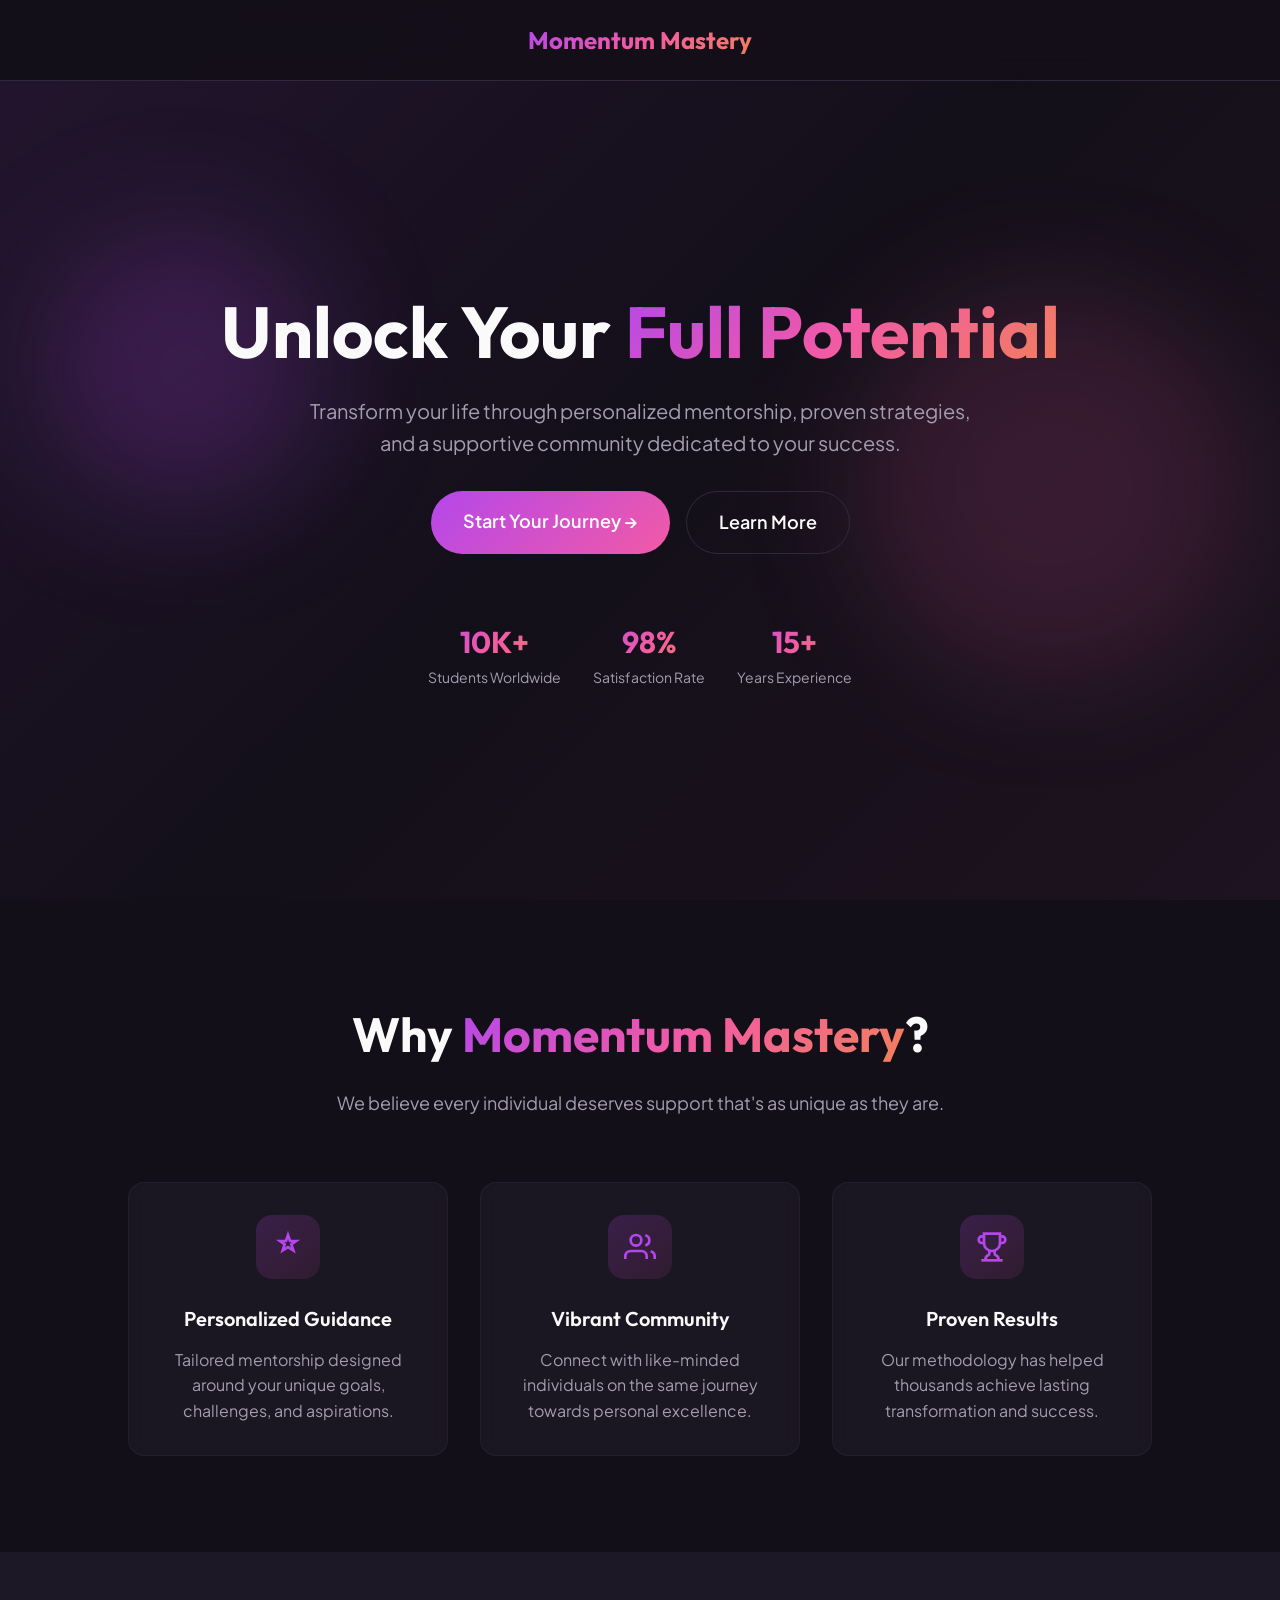
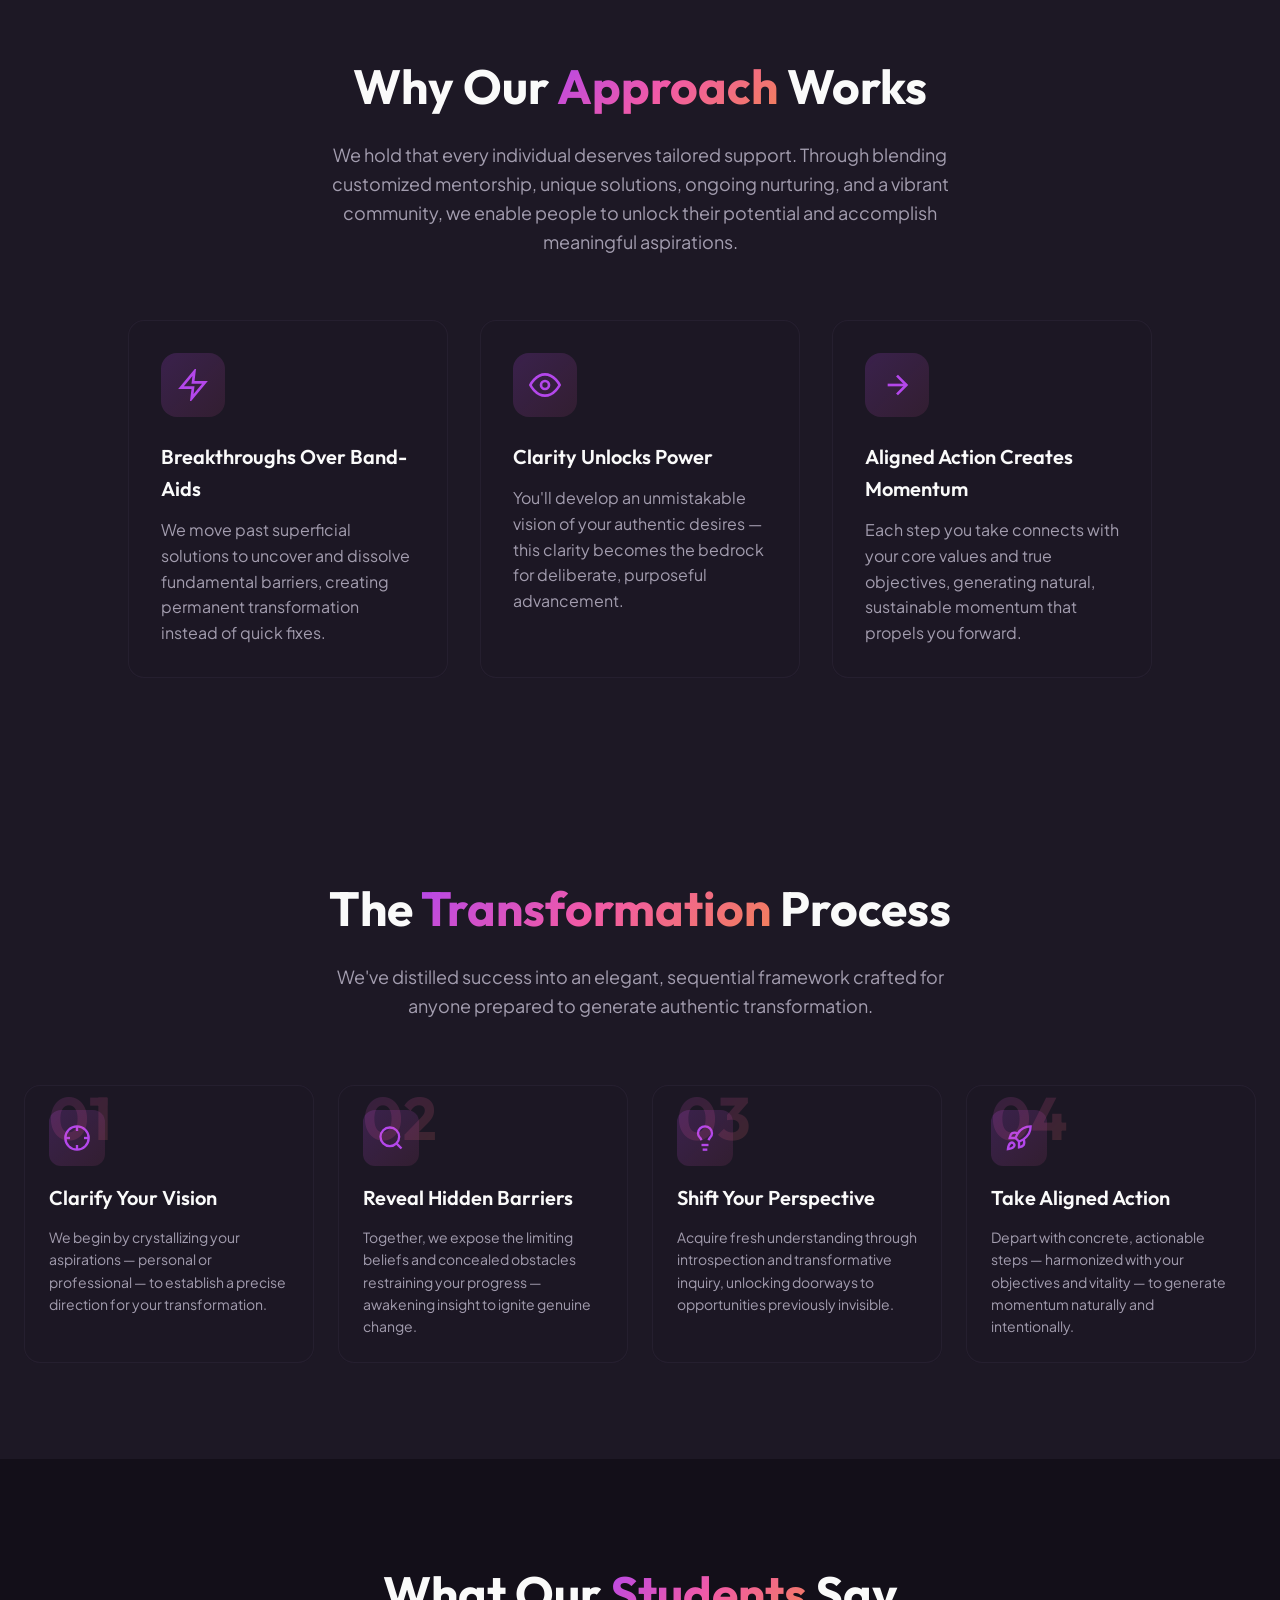
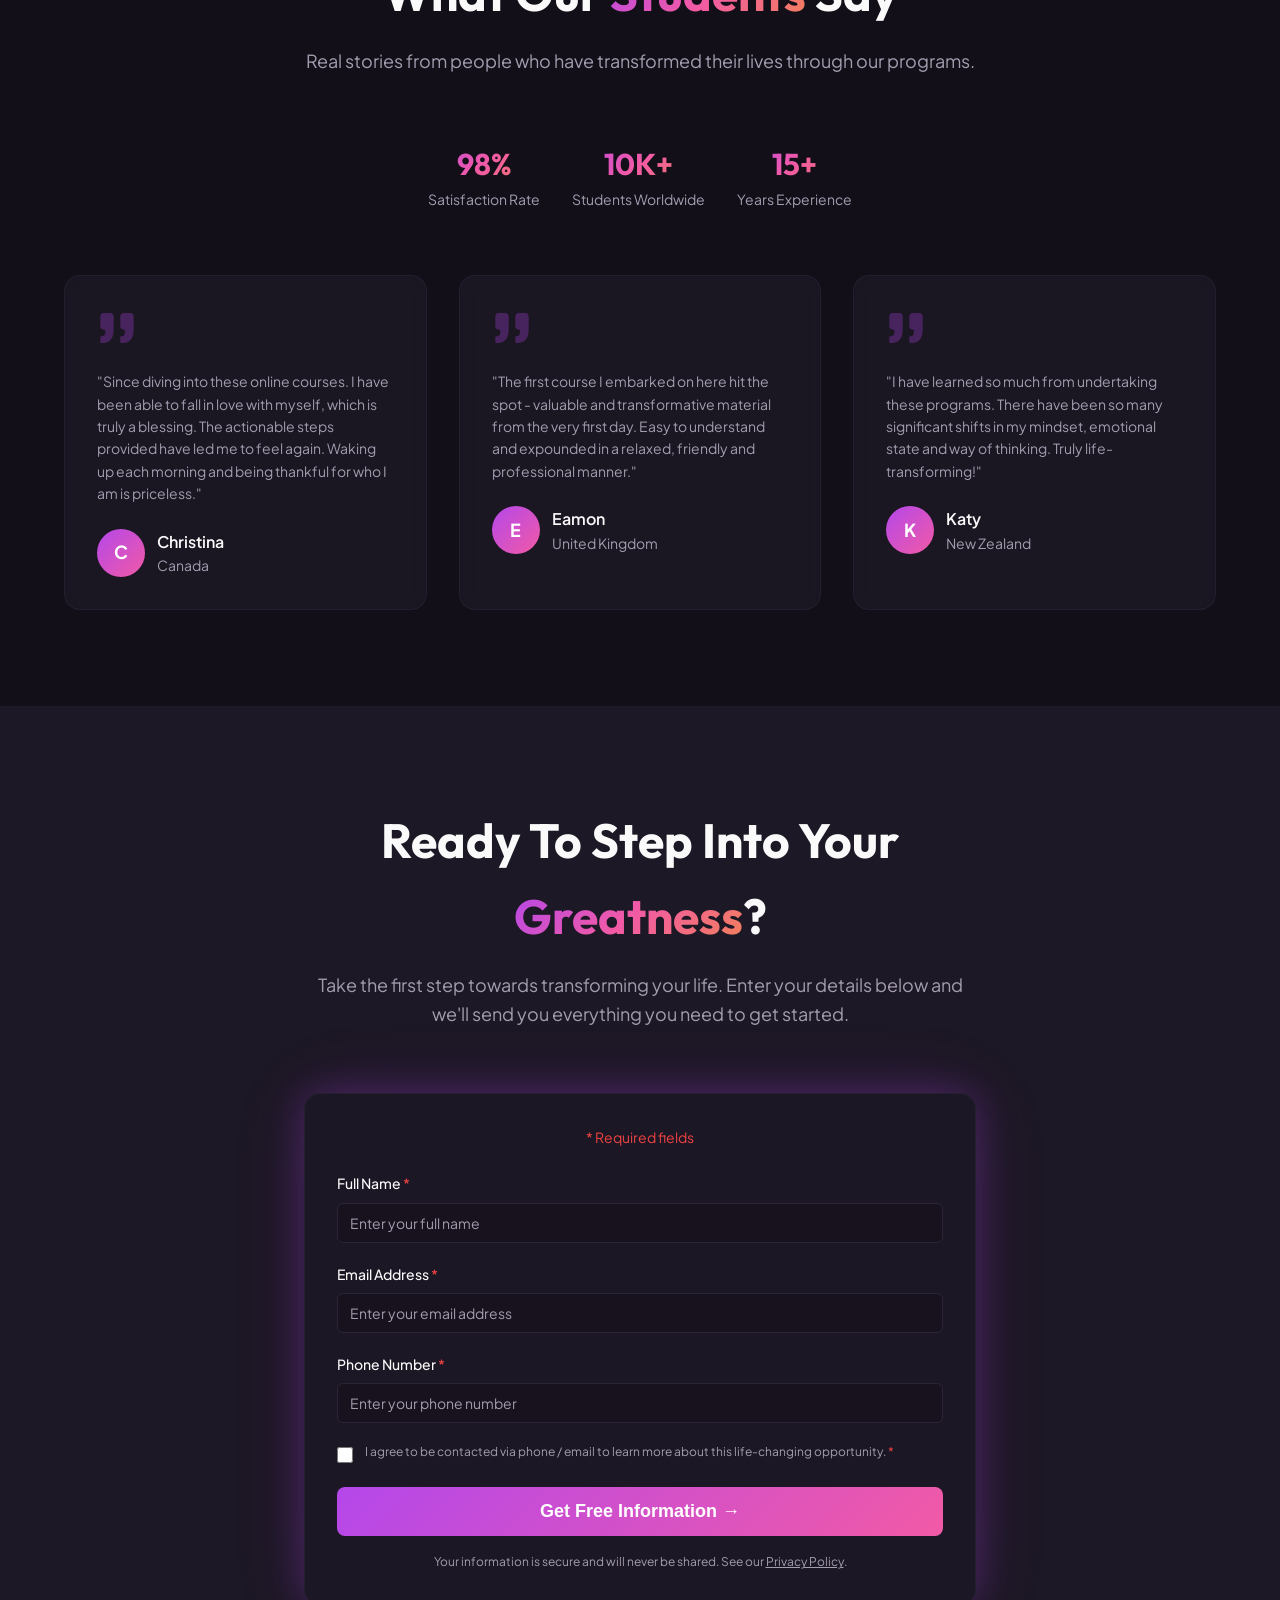
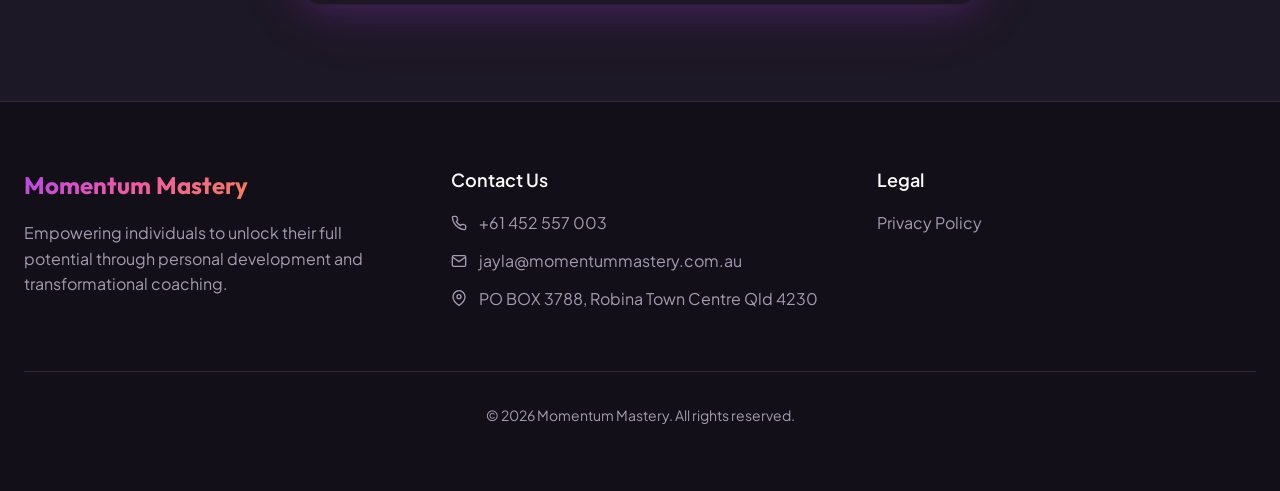
<file: index.html>
<!DOCTYPE html>
<html lang="en">
<head>
  <meta charset="UTF-8">
  <meta name="viewport" content="width=device-width, initial-scale=1.0">
  <title>Momentum Mastery - Unlock Your Full Potential</title>
  <link rel="stylesheet" href="styles.css">
</head>
<body>

  <!-- Header -->
  <nav class="brand-header">
    <div class="inner">
      <a href="index.html" class="brand-name gradient-text">Momentum Mastery</a>
    </div>
  </nav>

  <!-- Hero -->
  <section class="brand-hero">
    <div class="bg-gradient"></div>
    <div class="deco1"></div>
    <div class="deco2"></div>
    <div class="brand-hero-content">
      <h1 class="font-display">Unlock Your <span class="gradient-text">Full Potential</span></h1>
      <p>Transform your life through personalized mentorship, proven strategies, and a supportive community dedicated to your success.</p>
      <div class="brand-hero-btns">
        <a href="#lead-form" class="btn-gradient btn-pill">Start Your Journey &rarr;</a>
        <a href="#why-it-works" class="btn-outline">Learn More</a>
      </div>
      <div class="trust-indicators">
        <div class="stat"><div class="number gradient-text">10K+</div><div class="label">Students Worldwide</div></div>
        <div class="stat"><div class="number gradient-text">98%</div><div class="label">Satisfaction Rate</div></div>
        <div class="stat"><div class="number gradient-text">15+</div><div class="label">Years Experience</div></div>
      </div>
    </div>
  </section>

  <!-- Value Props -->
  <section class="brand-section">
    <div class="container">
      <div class="section-header">
        <h2 class="font-display">Why <span class="gradient-text">Momentum Mastery</span>?</h2>
        <p>We believe every individual deserves support that's as unique as they are.</p>
      </div>
      <div class="brand-grid-3">
        <div class="glass-card brand-card">
          <div class="brand-card-icon">
            <svg viewBox="0 0 24 24"><path d="M12 3l1.5 4.5H18l-3.5 2.5 1.5 4.5L12 12l-4 2.5 1.5-4.5L6 7.5h4.5z"/></svg>
          </div>
          <h3>Personalized Guidance</h3>
          <p>Tailored mentorship designed around your unique goals, challenges, and aspirations.</p>
        </div>
        <div class="glass-card brand-card">
          <div class="brand-card-icon">
            <svg viewBox="0 0 24 24"><path d="M17 21v-2a4 4 0 0 0-4-4H5a4 4 0 0 0-4 4v2"/><circle cx="9" cy="7" r="4"/><path d="M23 21v-2a4 4 0 0 0-3-3.87"/><path d="M16 3.13a4 4 0 0 1 0 7.75"/></svg>
          </div>
          <h3>Vibrant Community</h3>
          <p>Connect with like-minded individuals on the same journey towards personal excellence.</p>
        </div>
        <div class="glass-card brand-card">
          <div class="brand-card-icon">
            <svg viewBox="0 0 24 24"><path d="M6 9H4.5a2.5 2.5 0 0 1 0-5H6"/><path d="M18 9h1.5a2.5 2.5 0 0 0 0-5H18"/><path d="M4 22h16"/><path d="M10 14.66V17c0 .55-.47.98-.97 1.21C7.85 18.75 7 20.24 7 22"/><path d="M14 14.66V17c0 .55.47.98.97 1.21C16.15 18.75 17 20.24 17 22"/><path d="M18 2H6v7a6 6 0 0 0 12 0V2Z"/></svg>
          </div>
          <h3>Proven Results</h3>
          <p>Our methodology has helped thousands achieve lasting transformation and success.</p>
        </div>
      </div>
    </div>
  </section>

  <!-- Why It Works -->
  <section id="why-it-works" class="brand-section bg-card">
    <div class="container">
      <div class="section-header">
        <h2 class="font-display">Why Our <span class="gradient-text">Approach</span> Works</h2>
        <p>We hold that every individual deserves tailored support. Through blending customized mentorship, unique solutions, ongoing nurturing, and a vibrant community, we enable people to unlock their potential and accomplish meaningful aspirations.</p>
      </div>
      <div class="brand-grid-3">
        <div class="glass-card brand-card" style="text-align:left;">
          <div class="brand-card-icon" style="margin:0 0 1.5rem;">
            <svg viewBox="0 0 24 24"><polygon points="13 2 3 14 12 14 11 22 21 10 12 10 13 2"/></svg>
          </div>
          <h3>Breakthroughs Over Band-Aids</h3>
          <p>We move past superficial solutions to uncover and dissolve fundamental barriers, creating permanent transformation instead of quick fixes.</p>
        </div>
        <div class="glass-card brand-card" style="text-align:left;">
          <div class="brand-card-icon" style="margin:0 0 1.5rem;">
            <svg viewBox="0 0 24 24"><path d="M1 12s4-8 11-8 11 8 11 8-4 8-11 8-11-8-11-8z"/><circle cx="12" cy="12" r="3"/></svg>
          </div>
          <h3>Clarity Unlocks Power</h3>
          <p>You'll develop an unmistakable vision of your authentic desires — this clarity becomes the bedrock for deliberate, purposeful advancement.</p>
        </div>
        <div class="glass-card brand-card" style="text-align:left;">
          <div class="brand-card-icon" style="margin:0 0 1.5rem;">
            <svg viewBox="0 0 24 24"><line x1="5" y1="12" x2="19" y2="12"/><polyline points="12 5 19 12 12 19"/></svg>
          </div>
          <h3>Aligned Action Creates Momentum</h3>
          <p>Each step you take connects with your core values and true objectives, generating natural, sustainable momentum that propels you forward.</p>
        </div>
      </div>
    </div>
  </section>

  <!-- 4-Step Process -->
  <section class="brand-section bg-card">
    <div class="container">
      <div class="section-header">
        <h2 class="font-display">The <span class="gradient-text">Transformation</span> Process</h2>
        <p>We've distilled success into an elegant, sequential framework crafted for anyone prepared to generate authentic transformation.</p>
      </div>
      <div class="steps-grid">
        <div class="glass-card step-card">
          <span class="step-number gradient-text">01</span>
          <div class="step-icon"><svg viewBox="0 0 24 24"><circle cx="12" cy="12" r="10"/><line x1="22" y1="12" x2="18" y2="12"/><line x1="6" y1="12" x2="2" y2="12"/><line x1="12" y1="6" x2="12" y2="2"/><line x1="12" y1="22" x2="12" y2="18"/></svg></div>
          <h3>Clarify Your Vision</h3>
          <p>We begin by crystallizing your aspirations — personal or professional — to establish a precise direction for your transformation.</p>
        </div>
        <div class="glass-card step-card">
          <span class="step-number gradient-text">02</span>
          <div class="step-icon"><svg viewBox="0 0 24 24"><circle cx="11" cy="11" r="8"/><line x1="21" y1="21" x2="16.65" y2="16.65"/></svg></div>
          <h3>Reveal Hidden Barriers</h3>
          <p>Together, we expose the limiting beliefs and concealed obstacles restraining your progress — awakening insight to ignite genuine change.</p>
        </div>
        <div class="glass-card step-card">
          <span class="step-number gradient-text">03</span>
          <div class="step-icon"><svg viewBox="0 0 24 24"><path d="M9 18h6"/><path d="M10 22h4"/><path d="M15.09 14c.18-.98.65-1.74 1.41-2.5A4.65 4.65 0 0 0 18 8 6 6 0 0 0 6 8c0 1 .23 2.23 1.5 3.5A4.61 4.61 0 0 1 8.91 14"/></svg></div>
          <h3>Shift Your Perspective</h3>
          <p>Acquire fresh understanding through introspection and transformative inquiry, unlocking doorways to opportunities previously invisible.</p>
        </div>
        <div class="glass-card step-card">
          <span class="step-number gradient-text">04</span>
          <div class="step-icon"><svg viewBox="0 0 24 24"><path d="M4.5 16.5c-1.5 1.26-2 5-2 5s3.74-.5 5-2c.71-.84.7-2.13-.09-2.91a2.18 2.18 0 0 0-2.91-.09z"/><path d="m12 15-3-3a22 22 0 0 1 2-3.95A12.88 12.88 0 0 1 22 2c0 2.72-.78 7.5-6 11a22.35 22.35 0 0 1-4 2z"/><path d="M9 12H4s.55-3.03 2-4c1.62-1.08 5 0 5 0"/><path d="M12 15v5s3.03-.55 4-2c1.08-1.62 0-5 0-5"/></svg></div>
          <h3>Take Aligned Action</h3>
          <p>Depart with concrete, actionable steps — harmonized with your objectives and vitality — to generate momentum naturally and intentionally.</p>
        </div>
      </div>
    </div>
  </section>

  <!-- Testimonials -->
  <section class="brand-section">
    <div class="container">
      <div class="section-header">
        <h2 class="font-display">What Our <span class="gradient-text">Students</span> Say</h2>
        <p>Real stories from people who have transformed their lives through our programs.</p>
      </div>
      <div class="trust-indicators" style="margin-bottom:4rem;margin-top:0;">
        <div class="stat"><div class="number gradient-text">98%</div><div class="label">Satisfaction Rate</div></div>
        <div class="stat"><div class="number gradient-text">10K+</div><div class="label">Students Worldwide</div></div>
        <div class="stat"><div class="number gradient-text">15+</div><div class="label">Years Experience</div></div>
      </div>
      <div class="brand-grid-3" style="max-width:72rem;">
        <div class="glass-card brand-testimonial">
          <svg class="quote-icon" viewBox="0 0 24 24" fill="currentColor"><path d="M3 21c3 0 7-1 7-8V5c0-1.25-.756-2.017-2-2H4c-1.25 0-2 .75-2 1.972V11c0 1.25.75 2 2 2 1 0 1 0 1 1v1c0 1-1 2-2 2s-1 .008-1 1.031V20c0 1 0 1 1 1z"/><path d="M15 21c3 0 7-1 7-8V5c0-1.25-.757-2.017-2-2h-4c-1.25 0-2 .75-2 1.972V11c0 1.25.75 2 2 2h.75c0 2.25.25 4-2.75 4v3c0 1 0 1 1 1z"/></svg>
          <p class="quote-text">"Since diving into these online courses. I have been able to fall in love with myself, which is truly a blessing. The actionable steps provided have led me to feel again. Waking up each morning and being thankful for who I am is priceless."</p>
          <div class="author">
            <div class="author-avatar">C</div>
            <div><div class="author-name">Christina</div><div class="author-loc">Canada</div></div>
          </div>
        </div>
        <div class="glass-card brand-testimonial">
          <svg class="quote-icon" viewBox="0 0 24 24" fill="currentColor"><path d="M3 21c3 0 7-1 7-8V5c0-1.25-.756-2.017-2-2H4c-1.25 0-2 .75-2 1.972V11c0 1.25.75 2 2 2 1 0 1 0 1 1v1c0 1-1 2-2 2s-1 .008-1 1.031V20c0 1 0 1 1 1z"/><path d="M15 21c3 0 7-1 7-8V5c0-1.25-.757-2.017-2-2h-4c-1.25 0-2 .75-2 1.972V11c0 1.25.75 2 2 2h.75c0 2.25.25 4-2.75 4v3c0 1 0 1 1 1z"/></svg>
          <p class="quote-text">"The first course I embarked on here hit the spot - valuable and transformative material from the very first day. Easy to understand and expounded in a relaxed, friendly and professional manner."</p>
          <div class="author">
            <div class="author-avatar">E</div>
            <div><div class="author-name">Eamon</div><div class="author-loc">United Kingdom</div></div>
          </div>
        </div>
        <div class="glass-card brand-testimonial">
          <svg class="quote-icon" viewBox="0 0 24 24" fill="currentColor"><path d="M3 21c3 0 7-1 7-8V5c0-1.25-.756-2.017-2-2H4c-1.25 0-2 .75-2 1.972V11c0 1.25.75 2 2 2 1 0 1 0 1 1v1c0 1-1 2-2 2s-1 .008-1 1.031V20c0 1 0 1 1 1z"/><path d="M15 21c3 0 7-1 7-8V5c0-1.25-.757-2.017-2-2h-4c-1.25 0-2 .75-2 1.972V11c0 1.25.75 2 2 2h.75c0 2.25.25 4-2.75 4v3c0 1 0 1 1 1z"/></svg>
          <p class="quote-text">"I have learned so much from undertaking these programs. There have been so many significant shifts in my mindset, emotional state and way of thinking. Truly life-transforming!"</p>
          <div class="author">
            <div class="author-avatar">K</div>
            <div><div class="author-name">Katy</div><div class="author-loc">New Zealand</div></div>
          </div>
        </div>
      </div>
    </div>
  </section>

  <!-- Lead Form -->
  <section id="lead-form" class="brand-section bg-card">
    <div class="container">
      <div class="max-w-2xl">
        <div class="section-header">
          <h2 class="font-display">Ready To Step Into Your <span class="gradient-text">Greatness</span>?</h2>
          <p>Take the first step towards transforming your life. Enter your details below and we'll send you everything you need to get started.</p>
        </div>
        <div class="glass-card glow-purple form-card" style="padding:2rem 2rem;">
          <p style="font-size:0.875rem;color:hsl(0,84%,60%);margin-bottom:1.5rem;">* Required fields</p>
          <form action="https://www.globalsuccesssolution.com/index.php/lead/capture" method="post">
            <div class="form-group">
              <label for="name">Full Name <span class="req">*</span></label>
              <input type="text" id="name" name="extFirstName" placeholder="Enter your full name" required>
            </div>
            <div class="form-group">
              <label for="email">Email Address <span class="req">*</span></label>
              <input type="email" id="email" name="extEmail" placeholder="Enter your email address" required>
            </div>
            <div class="form-group">
              <label for="phone">Phone Number <span class="req">*</span></label>
              <input type="tel" id="phone" name="extPhone" placeholder="Enter your phone number" required>
            </div>
            <div class="checkbox-group" style="margin-bottom:1.5rem;">
              <input type="checkbox" id="agreed" required>
              <label for="agreed">I agree to be contacted via phone / email to learn more about this life-changing opportunity. <span style="color:hsl(0,84%,60%);">*</span></label>
            </div>
            <input type="hidden" name="redirect" value="thank-you.html">
            <input type="hidden" name="category_id" value="2">
            <input type="hidden" name="extLink" value="31997">
            <button type="submit" class="btn-gradient submit-btn">Get Free Information &rarr;</button>
            <p class="form-fine-print">Your information is secure and will never be shared. See our <a href="privacy.html">Privacy Policy</a>.</p>
          </form>
        </div>
      </div>
    </div>
  </section>

  <!-- Footer -->
  <footer class="brand-footer">
    <div class="inner">
      <div class="brand-footer-grid">
        <div>
          <span class="gradient-text font-display" style="font-size:1.5rem;font-weight:700;display:inline-block;margin-bottom:1rem;">Momentum Mastery</span>
          <p>Empowering individuals to unlock their full potential through personal development and transformational coaching.</p>
        </div>
        <div>
          <h4>Contact Us</h4>
          <a href="tel:+61452557003" class="contact-item">
            <svg viewBox="0 0 24 24" fill="none" stroke="currentColor" stroke-width="2"><path d="M22 16.92v3a2 2 0 0 1-2.18 2 19.79 19.79 0 0 1-8.63-3.07 19.5 19.5 0 0 1-6-6 19.79 19.79 0 0 1-3.07-8.67A2 2 0 0 1 4.11 2h3a2 2 0 0 1 2 1.72c.127.96.361 1.903.7 2.81a2 2 0 0 1-.45 2.11L8.09 9.91a16 16 0 0 0 6 6l1.27-1.27a2 2 0 0 1 2.11-.45c.907.339 1.85.573 2.81.7A2 2 0 0 1 22 16.92z"/></svg>
            +61 452 557 003
          </a>
          <a href="mailto:jayla@momentummastery.com.au" class="contact-item">
            <svg viewBox="0 0 24 24" fill="none" stroke="currentColor" stroke-width="2"><path d="M4 4h16c1.1 0 2 .9 2 2v12c0 1.1-.9 2-2 2H4c-1.1 0-2-.9-2-2V6c0-1.1.9-2 2-2z"/><polyline points="22,6 12,13 2,6"/></svg>
            jayla@momentummastery.com.au
          </a>
          <div class="contact-item">
            <svg viewBox="0 0 24 24" fill="none" stroke="currentColor" stroke-width="2"><path d="M21 10c0 7-9 13-9 13s-9-6-9-13a9 9 0 0 1 18 0z"/><circle cx="12" cy="10" r="3"/></svg>
            PO BOX 3788, Robina Town Centre Qld 4230
          </div>
        </div>
        <div>
          <h4>Legal</h4>
          <a href="ob-privacy.html" class="legal-link">Privacy Policy</a>
        </div>
      </div>
      <div class="bottom-bar">&copy; 2026 Momentum Mastery. All rights reserved.</div>
    </div>
  </footer>

</body>
</html>
</file>
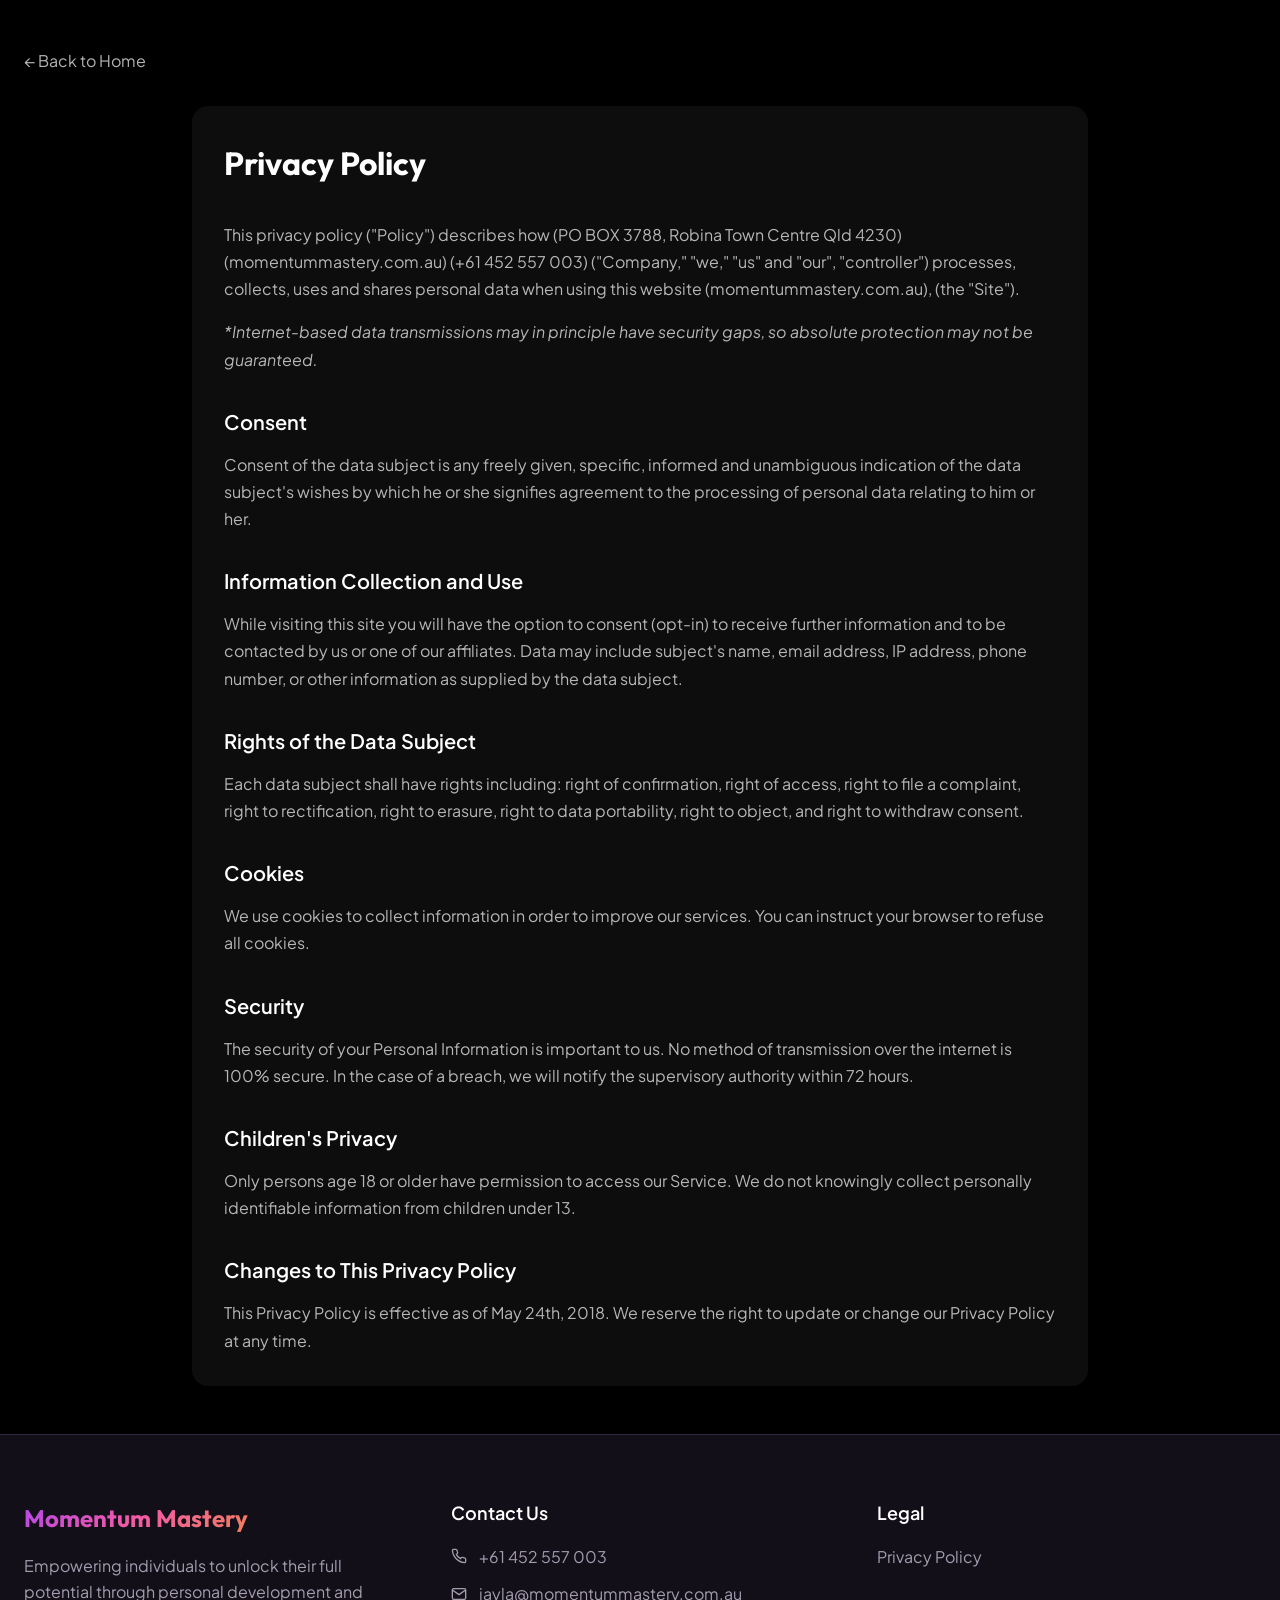
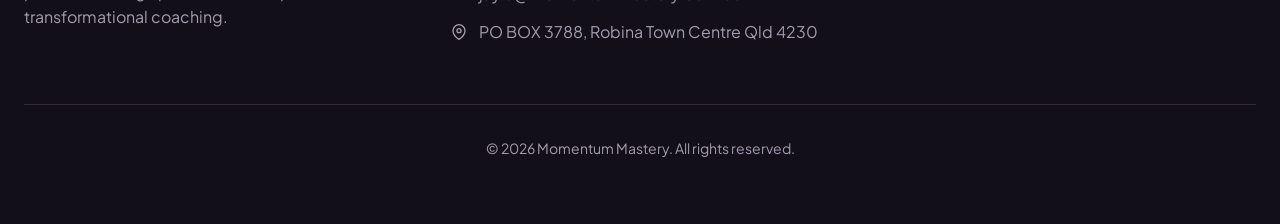
<file: ob-privacy.html>
<!DOCTYPE html>
<html lang="en">
<head><meta charset="UTF-8"><meta name="viewport" content="width=device-width, initial-scale=1.0"><title>Privacy Policy - Momentum Mastery</title><link rel="stylesheet" href="styles.css"></head>
<body style="background:black;color:white;">
  <div style="max-width:80rem;margin:0 auto;padding:3rem 1.5rem;">
    <a href="index.html" style="color:hsla(0,0%,100%,0.7);transition:color 0.2s;display:inline-flex;align-items:center;gap:0.5rem;margin-bottom:2rem;">&larr; Back to Home</a>
    <div style="max-width:56rem;margin:0 auto;background:hsla(0,0%,100%,0.05);border-radius:1rem;padding:2rem 2rem;">
      <h1 style="font-family:Outfit,sans-serif;font-size:2rem;font-weight:700;margin-bottom:2rem;">Privacy Policy</h1>
      <div style="color:hsla(0,0%,100%,0.7);line-height:1.7;">
        <p>This privacy policy ("Policy") describes how (PO BOX 3788, Robina Town Centre Qld 4230) (momentummastery.com.au) (+61 452 557 003) ("Company," "we," "us" and "our", "controller") processes, collects, uses and shares personal data when using this website (momentummastery.com.au), (the "Site").</p>
        <p style="font-style:italic;margin-top:1rem;">*Internet-based data transmissions may in principle have security gaps, so absolute protection may not be guaranteed.</p>
        <h2 style="color:white;font-size:1.25rem;font-weight:600;margin:2rem 0 0.75rem;">Consent</h2>
        <p>Consent of the data subject is any freely given, specific, informed and unambiguous indication of the data subject's wishes by which he or she signifies agreement to the processing of personal data relating to him or her.</p>
        <h2 style="color:white;font-size:1.25rem;font-weight:600;margin:2rem 0 0.75rem;">Information Collection and Use</h2>
        <p>While visiting this site you will have the option to consent (opt-in) to receive further information and to be contacted by us or one of our affiliates. Data may include subject's name, email address, IP address, phone number, or other information as supplied by the data subject.</p>
        <h2 style="color:white;font-size:1.25rem;font-weight:600;margin:2rem 0 0.75rem;">Rights of the Data Subject</h2>
        <p>Each data subject shall have rights including: right of confirmation, right of access, right to file a complaint, right to rectification, right to erasure, right to data portability, right to object, and right to withdraw consent.</p>
        <h2 style="color:white;font-size:1.25rem;font-weight:600;margin:2rem 0 0.75rem;">Cookies</h2>
        <p>We use cookies to collect information in order to improve our services. You can instruct your browser to refuse all cookies.</p>
        <h2 style="color:white;font-size:1.25rem;font-weight:600;margin:2rem 0 0.75rem;">Security</h2>
        <p>The security of your Personal Information is important to us. No method of transmission over the internet is 100% secure. In the case of a breach, we will notify the supervisory authority within 72 hours.</p>
        <h2 style="color:white;font-size:1.25rem;font-weight:600;margin:2rem 0 0.75rem;">Children's Privacy</h2>
        <p>Only persons age 18 or older have permission to access our Service. We do not knowingly collect personally identifiable information from children under 13.</p>
        <h2 style="color:white;font-size:1.25rem;font-weight:600;margin:2rem 0 0.75rem;">Changes to This Privacy Policy</h2>
        <p>This Privacy Policy is effective as of May 24th, 2018. We reserve the right to update or change our Privacy Policy at any time.</p>
      </div>
    </div>
  </div>
  <footer class="brand-footer"><div class="inner"><div class="brand-footer-grid"><div><span class="gradient-text font-display" style="font-size:1.5rem;font-weight:700;display:inline-block;margin-bottom:1rem;">Momentum Mastery</span><p style="color:var(--muted-foreground);">Empowering individuals to unlock their full potential through personal development and transformational coaching.</p></div><div><h4>Contact Us</h4><a href="tel:+61452557003" class="contact-item"><svg viewBox="0 0 24 24" fill="none" stroke="currentColor" stroke-width="2"><path d="M22 16.92v3a2 2 0 0 1-2.18 2 19.79 19.79 0 0 1-8.63-3.07 19.5 19.5 0 0 1-6-6 19.79 19.79 0 0 1-3.07-8.67A2 2 0 0 1 4.11 2h3a2 2 0 0 1 2 1.72c.127.96.361 1.903.7 2.81a2 2 0 0 1-.45 2.11L8.09 9.91a16 16 0 0 0 6 6l1.27-1.27a2 2 0 0 1 2.11-.45c.907.339 1.85.573 2.81.7A2 2 0 0 1 22 16.92z"/></svg>+61 452 557 003</a><a href="mailto:jayla@momentummastery.com.au" class="contact-item"><svg viewBox="0 0 24 24" fill="none" stroke="currentColor" stroke-width="2"><path d="M4 4h16c1.1 0 2 .9 2 2v12c0 1.1-.9 2-2 2H4c-1.1 0-2-.9-2-2V6c0-1.1.9-2 2-2z"/><polyline points="22,6 12,13 2,6"/></svg>jayla@momentummastery.com.au</a><div class="contact-item"><svg viewBox="0 0 24 24" fill="none" stroke="currentColor" stroke-width="2"><path d="M21 10c0 7-9 13-9 13s-9-6-9-13a9 9 0 0 1 18 0z"/><circle cx="12" cy="10" r="3"/></svg>PO BOX 3788, Robina Town Centre Qld 4230</div></div><div><h4>Legal</h4><a href="ob-privacy.html" class="legal-link">Privacy Policy</a></div></div><div class="bottom-bar">&copy; 2026 Momentum Mastery. All rights reserved.</div></div></footer>
</body></html>
</file>
<file: styles.css>
/* Momentum Mastery - Static HTML Stylesheet */
/* Converted from React/Tailwind to plain CSS */

/* Google Fonts */
@import url('https://fonts.googleapis.com/css2?family=Outfit:wght@300;400;500;600;700;800&family=Plus+Jakarta+Sans:wght@300;400;500;600;700;800&display=swap');

/* CSS Variables / Design Tokens */
:root {
  --background: hsl(260, 25%, 8%);
  --foreground: hsl(0, 0%, 98%);
  --card: hsl(260, 20%, 12%);
  --card-foreground: hsl(0, 0%, 98%);
  --primary: hsl(280, 80%, 60%);
  --primary-foreground: hsl(0, 0%, 100%);
  --secondary: hsl(15, 85%, 65%);
  --secondary-foreground: hsl(0, 0%, 100%);
  --muted: hsl(260, 15%, 20%);
  --muted-foreground: hsl(260, 10%, 65%);
  --accent: hsl(330, 85%, 65%);
  --accent-foreground: hsl(0, 0%, 100%);
  --border: hsl(260, 20%, 20%);
  --input: hsl(260, 20%, 18%);
  --ring: hsl(280, 80%, 60%);
  --radius: 0.75rem;
  --gradient-start: hsl(280, 80%, 60%);
  --gradient-middle: hsl(330, 85%, 65%);
  --gradient-end: hsl(15, 85%, 65%);
  --glow-purple: hsl(280, 80%, 60%);
  --glow-pink: hsl(330, 85%, 65%);
}

/* Reset */
*, *::before, *::after {
  margin: 0;
  padding: 0;
  box-sizing: border-box;
  border-color: var(--border);
}

html {
  scroll-behavior: smooth;
}

body {
  font-family: 'Plus Jakarta Sans', sans-serif;
  background: var(--background);
  color: var(--foreground);
  -webkit-font-smoothing: antialiased;
  -moz-osx-font-smoothing: grayscale;
  line-height: 1.6;
}

a { color: inherit; text-decoration: none; }
img { max-width: 100%; display: block; }
ul { list-style: none; }

/* Typography */
.font-display { font-family: 'Outfit', sans-serif; }

.gradient-text {
  background: linear-gradient(135deg, var(--gradient-start), var(--gradient-middle), var(--gradient-end));
  -webkit-background-clip: text;
  -webkit-text-fill-color: transparent;
  background-clip: text;
}

/* Layout */
.section-container {
  max-width: 80rem;
  margin: 0 auto;
  padding: 0 1rem;
}
@media (min-width: 640px) { .section-container { padding: 0 1.5rem; } }
@media (min-width: 1024px) { .section-container { padding: 0 2rem; } }

/* Glass Card */
.glass-card {
  border-radius: 1rem;
  border: 1px solid hsla(260, 20%, 20%, 0.5);
  background: hsla(260, 20%, 12%, 0.8);
  backdrop-filter: blur(8px);
}

/* Glow Effects */
.glow-purple {
  box-shadow: 0 0 40px hsla(280, 80%, 60%, 0.3), 0 0 80px hsla(280, 80%, 60%, 0.1);
}

/* Gradient Button */
.btn-gradient {
  display: inline-block;
  position: relative;
  overflow: hidden;
  border-radius: 0.5rem;
  padding: 0.75rem 2rem;
  font-weight: 600;
  color: white;
  transition: all 0.3s;
  background: linear-gradient(135deg, var(--gradient-start), var(--gradient-middle), var(--gradient-end));
  background-size: 200% 200%;
  animation: gradient-shift 3s ease infinite;
  border: none;
  cursor: pointer;
  text-align: center;
  font-size: 1rem;
}
.btn-gradient:hover {
  transform: translateY(-2px);
  box-shadow: 0 10px 40px hsla(280, 80%, 60%, 0.4);
}

@keyframes gradient-shift {
  0%, 100% { background-position: 0% 50%; }
  50% { background-position: 100% 50%; }
}

/* Gradient Border */
.gradient-border { position: relative; }
.gradient-border::before {
  content: '';
  position: absolute;
  inset: -2px;
  border-radius: inherit;
  padding: 2px;
  background: linear-gradient(135deg, var(--gradient-start), var(--gradient-middle), var(--gradient-end));
  -webkit-mask: linear-gradient(#fff 0 0) content-box, linear-gradient(#fff 0 0);
  mask: linear-gradient(#fff 0 0) content-box, linear-gradient(#fff 0 0);
  -webkit-mask-composite: xor;
  mask-composite: exclude;
}

/* Gradient Background Subtle */
.gradient-bg-subtle {
  background: linear-gradient(135deg,
    hsla(280, 80%, 60%, 0.1) 0%,
    hsla(330, 85%, 65%, 0.1) 50%,
    hsla(15, 85%, 65%, 0.1) 100%
  );
}

/* ===== NAVBAR ===== */
.navbar {
  position: fixed;
  top: 0; left: 0; right: 0;
  z-index: 50;
  background: hsla(260, 25%, 8%, 0.8);
  backdrop-filter: blur(12px);
  border-bottom: 1px solid hsla(260, 20%, 20%, 0.5);
}
.navbar .section-container { display: flex; align-items: center; justify-content: space-between; height: 7rem; }
.navbar-logo { height: 6rem; width: auto; }
@media (min-width: 768px) { .navbar-logo { height: 8rem; } }
.nav-links { display: none; align-items: center; gap: 2rem; }
@media (min-width: 768px) { .nav-links { display: flex; } }
.nav-links a { color: var(--muted-foreground); font-weight: 500; transition: color 0.2s; }
.nav-links a:hover { color: var(--foreground); }

.mobile-menu-btn {
  display: block; padding: 0.5rem; background: none; border: none;
  color: var(--foreground); cursor: pointer; font-size: 1.5rem;
}
@media (min-width: 768px) { .mobile-menu-btn { display: none; } }

.mobile-nav { display: none; flex-direction: column; gap: 1rem; padding: 1rem 0; border-top: 1px solid hsla(260, 20%, 20%, 0.5); }
.mobile-nav.open { display: flex; }
.mobile-nav a { color: var(--muted-foreground); font-weight: 500; padding: 0.5rem 0; transition: color 0.2s; }
.mobile-nav a:hover { color: var(--foreground); }

/* ===== FOOTER ===== */
.footer { padding: 3rem 0; border-top: 1px solid hsla(260, 20%, 20%, 0.5); }
.footer-content { display: flex; flex-direction: column; align-items: center; gap: 2rem; text-align: center; }
@media (min-width: 768px) { .footer-content { flex-direction: row; justify-content: space-between; text-align: left; } }
.footer-logo { height: 8rem; width: auto; margin: 0 auto; }
@media (min-width: 768px) { .footer-logo { margin: 0; height: 10rem; } }
.footer-tagline { font-size: 0.875rem; color: var(--muted-foreground); margin-top: 0.5rem; }

.social-links { display: flex; gap: 1rem; }
.social-link {
  width: 2.5rem; height: 2.5rem; border-radius: 50%;
  background: hsla(280, 80%, 60%, 0.1);
  display: flex; align-items: center; justify-content: center;
  transition: background 0.3s;
}
.social-link:hover { background: hsla(280, 80%, 60%, 0.2); }
.social-link svg { width: 1rem; height: 1rem; fill: var(--primary); }

.footer-links { display: flex; flex-wrap: wrap; justify-content: center; gap: 1.5rem; margin-top: 2rem; padding-top: 2rem; border-top: 1px solid hsla(260, 20%, 20%, 0.5); }
.footer-links a { font-size: 0.875rem; color: var(--muted-foreground); transition: color 0.2s; }
.footer-links a:hover { color: var(--foreground); }
.footer-copyright { text-align: center; margin-top: 2rem; font-size: 0.875rem; color: var(--muted-foreground); }

/* ===== HERO SECTION ===== */
.hero { position: relative; min-height: 100vh; padding-top: 5rem; overflow: hidden; }
.hero-bg { position: absolute; inset: 0; z-index: -1; }
.hero-bg .blob1 { position: absolute; top: 0; left: 0; width: 500px; height: 500px; background: hsla(280, 80%, 60%, 0.3); border-radius: 50%; filter: blur(120px); animation: pulse 4s ease-in-out infinite; }
.hero-bg .blob2 { position: absolute; top: 25%; right: 0; width: 400px; height: 400px; background: hsla(330, 85%, 65%, 0.2); border-radius: 50%; filter: blur(100px); animation: float 6s ease-in-out infinite; }
.hero-bg .blob3 { position: absolute; bottom: 0; left: 33%; width: 600px; height: 600px; background: hsla(15, 85%, 65%, 0.2); border-radius: 50%; filter: blur(140px); }

@keyframes pulse { 0%, 100% { opacity: 1; } 50% { opacity: 0.5; } }
@keyframes float { 0%, 100% { transform: translateY(0); } 50% { transform: translateY(-20px); } }

.hero-grid { display: grid; gap: 3rem; padding: 4rem 0; align-items: center; }
@media (min-width: 1024px) { .hero-grid { grid-template-columns: 1fr 1fr; gap: 4rem; padding: 6rem 0; } }

.hero-badge {
  display: inline-block; padding: 0.5rem 1rem; border-radius: 9999px;
  font-size: 0.875rem; font-weight: 500;
  background: hsla(280, 80%, 60%, 0.1);
  color: var(--primary);
  border: 1px solid hsla(280, 80%, 60%, 0.2);
}

.hero h1 { font-family: 'Outfit', sans-serif; font-size: 2.5rem; font-weight: 700; line-height: 1.1; }
@media (min-width: 640px) { .hero h1 { font-size: 3rem; } }
@media (min-width: 1024px) { .hero h1 { font-size: 3.75rem; } }

.hero-desc { font-size: 1.125rem; color: var(--muted-foreground); max-width: 32rem; }

blockquote { border-left: 4px solid var(--primary); padding-left: 1.5rem; padding-top: 0.5rem; padding-bottom: 0.5rem; }
blockquote p { font-size: 1.125rem; font-style: italic; color: hsla(0, 0%, 98%, 0.9); }
blockquote footer { margin-top: 0.5rem; font-size: 0.875rem; color: var(--muted-foreground); }

.hero-image { position: relative; width: 100%; max-width: 28rem; aspect-ratio: 4/5; border-radius: 1rem; overflow: hidden; }
.hero-image img { width: 100%; height: 100%; object-fit: cover; }
.hero-image .overlay { position: absolute; inset: 0; background: linear-gradient(to top, hsla(260, 25%, 8%, 0.4), transparent); }

/* ===== FORM STYLES ===== */
.form-card { padding: 2rem; }
@media (min-width: 768px) { .form-card { padding: 3rem; } }
.form-card h2 { font-family: 'Outfit', sans-serif; font-size: 1.5rem; font-weight: 700; margin-bottom: 0.5rem; text-align: center; }
.form-card > p { color: var(--muted-foreground); text-align: center; margin-bottom: 2rem; }

.form-group { margin-bottom: 1.25rem; }
.form-group label { display: block; font-size: 0.875rem; font-weight: 500; margin-bottom: 0.5rem; }
.form-group label .req { color: hsl(0, 84%, 60%); }
.form-row { display: grid; grid-template-columns: 1fr 1fr; gap: 1rem; }

input[type="text"], input[type="email"], input[type="tel"], select {
  width: 100%; height: 2.5rem; border-radius: 0.375rem;
  border: 1px solid var(--input);
  background: hsla(260, 25%, 8%, 0.5);
  padding: 0 0.75rem;
  font-size: 0.875rem;
  color: var(--foreground);
  outline: none;
  font-family: inherit;
  transition: box-shadow 0.2s;
}
input:focus, select:focus {
  box-shadow: 0 0 0 2px var(--ring);
}
input::placeholder { color: var(--muted-foreground); }
select option { background: var(--card); color: var(--foreground); }

.checkbox-group { display: flex; align-items: flex-start; gap: 0.75rem; }
.checkbox-group input[type="checkbox"] { margin-top: 0.25rem; width: 1rem; height: 1rem; accent-color: var(--primary); }
.checkbox-group label { font-size: 0.75rem; color: var(--muted-foreground); cursor: pointer; line-height: 1.5; }

.submit-btn {
  width: 100%; padding: 0.875rem; font-size: 1.125rem;
}

.form-fine-print { text-align: center; font-size: 0.75rem; color: var(--muted-foreground); margin-top: 1rem; }
.form-fine-print a { text-decoration: underline; transition: color 0.2s; }
.form-fine-print a:hover { color: var(--foreground); }

/* ===== FEATURES / CARDS GRID ===== */
.section-header { text-align: center; margin-bottom: 4rem; }
.section-header .tag { display: block; color: var(--primary); font-weight: 500; text-transform: uppercase; letter-spacing: 0.1em; font-size: 0.875rem; margin-bottom: 1rem; }
.section-header h2 { font-family: 'Outfit', sans-serif; font-size: 1.875rem; font-weight: 700; }
@media (min-width: 640px) { .section-header h2 { font-size: 2.25rem; } }
@media (min-width: 1024px) { .section-header h2 { font-size: 3rem; } }
.section-header p { color: var(--muted-foreground); font-size: 1.125rem; max-width: 42rem; margin: 1rem auto 0; }

.features-grid { display: grid; gap: 1.5rem; }
@media (min-width: 640px) { .features-grid { grid-template-columns: repeat(2, 1fr); } }
@media (min-width: 1024px) { .features-grid { grid-template-columns: repeat(3, 1fr); gap: 2rem; } }

.feature-card { padding: 2rem; transition: transform 0.3s; }
.feature-card:hover { transform: scale(1.02); }
.feature-icon {
  width: 3.5rem; height: 3.5rem; border-radius: 0.75rem;
  background: hsla(280, 80%, 60%, 0.1);
  display: flex; align-items: center; justify-content: center;
  margin-bottom: 1.5rem; transition: transform 0.3s;
}
.feature-card:hover .feature-icon { transform: scale(1.1); }
.feature-icon svg { width: 1.75rem; height: 1.75rem; color: var(--primary); stroke: var(--primary); fill: none; stroke-width: 2; stroke-linecap: round; stroke-linejoin: round; }
.feature-card h3 { font-family: 'Outfit', sans-serif; font-size: 1.25rem; font-weight: 700; margin-bottom: 0.75rem; }
.feature-card p { color: var(--muted-foreground); }

/* ===== TWO COLUMN SECTIONS ===== */
.two-col { display: grid; gap: 3rem; align-items: center; }
@media (min-width: 1024px) { .two-col { grid-template-columns: 1fr 1fr; gap: 4rem; } }

.content-block .tag { display: block; color: var(--primary); font-weight: 500; text-transform: uppercase; letter-spacing: 0.1em; font-size: 0.875rem; margin-bottom: 1rem; }
.content-block h2 { font-family: 'Outfit', sans-serif; font-size: 1.875rem; font-weight: 700; margin-bottom: 1.5rem; }
@media (min-width: 640px) { .content-block h2 { font-size: 2.25rem; } }
.content-block p { color: var(--muted-foreground); font-size: 1.125rem; margin-bottom: 1rem; line-height: 1.7; }

.image-block { position: relative; aspect-ratio: 1/1; border-radius: 1rem; overflow: hidden; }
.image-block img { width: 100%; height: 100%; object-fit: cover; }
.image-block .overlay { position: absolute; inset: 0; background: linear-gradient(to top, hsla(260, 25%, 8%, 0.3), transparent); }

/* ===== TESTIMONIALS ===== */
.testimonials-grid { display: grid; gap: 1.5rem; }
@media (min-width: 640px) { .testimonials-grid { grid-template-columns: repeat(2, 1fr); gap: 2rem; } }
.testimonial-card { padding: 2rem; position: relative; transition: transform 0.3s; }
.testimonial-card:hover { transform: scale(1.02); }
.testimonial-quote-icon { position: absolute; top: 1.5rem; right: 1.5rem; width: 2rem; height: 2rem; color: hsla(280, 80%, 60%, 0.2); }
.testimonial-card .quote { font-size: 1.125rem; color: hsla(0, 0%, 98%, 0.9); line-height: 1.6; margin-bottom: 1.5rem; }
.testimonial-author { display: flex; align-items: center; gap: 1rem; }
.testimonial-avatar {
  width: 3.5rem; height: 3.5rem; border-radius: 50%;
  background: hsla(280, 80%, 60%, 0.1);
  display: flex; align-items: center; justify-content: center;
}
.testimonial-avatar svg { width: 1.5rem; height: 1.5rem; color: var(--primary); stroke: var(--primary); fill: none; stroke-width: 2; }
.testimonial-author .name { font-weight: 600; }
.testimonial-author .title { font-size: 0.875rem; color: var(--muted-foreground); }

/* ===== CTA SECTION ===== */
.cta-section { padding: 6rem 0; position: relative; overflow: hidden; }
.cta-section .cta-bg { position: absolute; inset: 0; z-index: -1; }
.cta-section .cta-bg img { width: 100%; height: 100%; object-fit: cover; opacity: 0.2; }
.cta-section .cta-bg .overlay { position: absolute; inset: 0; background: linear-gradient(to bottom, var(--background), hsla(260, 25%, 8%, 0.8), var(--background)); }
.cta-content { max-width: 48rem; margin: 0 auto; text-align: center; }
.cta-content .tag { color: var(--primary); font-weight: 500; text-transform: uppercase; letter-spacing: 0.1em; font-size: 0.875rem; }
.cta-content h2 { font-family: 'Outfit', sans-serif; font-size: 2.25rem; font-weight: 700; margin: 1rem 0; }
@media (min-width: 640px) { .cta-content h2 { font-size: 3rem; } }
@media (min-width: 1024px) { .cta-content h2 { font-size: 3.75rem; } }
.cta-content p { font-size: 1.25rem; color: var(--muted-foreground); max-width: 42rem; margin: 0 auto 2rem; }

/* ===== VIDEO SECTION ===== */
.video-wrapper { max-width: 56rem; margin: 0 auto; position: relative; aspect-ratio: 16/9; border-radius: 1rem; overflow: hidden; }
.video-wrapper iframe { position: absolute; top: 0; left: 0; width: 100%; height: 100%; border: none; }

/* ===== LEGAL PAGES ===== */
.legal-page { padding-top: 8rem; padding-bottom: 6rem; }
.legal-page .page-header { text-align: center; margin-bottom: 4rem; }
.legal-page .page-header .tag { display: block; color: var(--primary); font-weight: 500; text-transform: uppercase; letter-spacing: 0.1em; font-size: 0.875rem; }
.legal-page .page-header h1 { font-family: 'Outfit', sans-serif; font-size: 2.25rem; font-weight: 700; margin-top: 1rem; }
@media (min-width: 640px) { .legal-page .page-header h1 { font-size: 3rem; } }
.legal-page .page-header .date { color: var(--muted-foreground); margin-top: 1rem; }

.legal-content { max-width: 56rem; margin: 0 auto; }
.legal-content .card-body { padding: 2rem; }
@media (min-width: 1024px) { .legal-content .card-body { padding: 3rem; } }
.legal-content section { margin-bottom: 2rem; }
.legal-content h2 { font-family: 'Outfit', sans-serif; font-size: 1.25rem; font-weight: 700; margin-bottom: 1rem; }
.legal-content h3 { font-size: 1.125rem; font-weight: 600; margin-top: 1.5rem; margin-bottom: 0.5rem; }
.legal-content p { color: var(--muted-foreground); margin-bottom: 1rem; line-height: 1.7; }
.legal-content a { color: var(--primary); }
.legal-content a:hover { text-decoration: underline; }
.legal-content ul { margin: 0.5rem 0 1rem 1.5rem; list-style: disc; }
.legal-content ul li { color: var(--muted-foreground); margin-bottom: 0.25rem; }
.legal-content .divider { border-top: 1px solid var(--border); padding-top: 2rem; margin-top: 2rem; }
.legal-content .divider p { font-size: 0.875rem; font-style: italic; }

/* ===== ABOUT PAGE ===== */
.about-gallery { display: grid; grid-template-columns: repeat(3, 1fr); gap: 1rem; }
@media (max-width: 639px) { .about-gallery { grid-template-columns: 1fr; } }
.about-gallery .gallery-item { position: relative; aspect-ratio: 1/1; border-radius: 0.75rem; overflow: hidden; }
.about-gallery .gallery-item img { width: 100%; height: 100%; object-fit: cover; transition: transform 0.5s; }
.about-gallery .gallery-item:hover img { transform: scale(1.05); }

.about-beliefs li { display: flex; align-items: flex-start; gap: 0.75rem; margin-bottom: 1rem; }
.about-beliefs .star { color: var(--primary); margin-top: 0.25rem; }
.about-beliefs strong { color: var(--foreground); }

/* ===== THANK YOU PAGE ===== */
.thank-you-section { position: relative; min-height: 100vh; padding-top: 7rem; padding-bottom: 4rem; overflow: hidden; display: flex; align-items: center; }
.thank-you-card { text-align: center; max-width: 42rem; margin: 0 auto; padding: 2rem; }
@media (min-width: 768px) { .thank-you-card { padding: 3rem; } }
.check-icon { width: 5rem; height: 5rem; color: var(--primary); margin: 0 auto 1.5rem; }
.thank-you-card h1 { font-family: 'Outfit', sans-serif; font-size: 1.875rem; font-weight: 700; margin-bottom: 0.75rem; }
@media (min-width: 768px) { .thank-you-card h1 { font-size: 2.25rem; } }
.thank-you-card h2 { font-size: 1.25rem; color: var(--muted-foreground); margin-bottom: 1.5rem; }
@media (min-width: 768px) { .thank-you-card h2 { font-size: 1.5rem; } }
.thank-you-card p { color: var(--muted-foreground); margin-bottom: 1rem; }
.thank-you-card a.link { color: var(--primary); text-decoration: underline; font-weight: 500; }
.thank-you-card a.link:hover { opacity: 0.8; }

/* ===== BRAND HOME PAGE ===== */
.brand-header {
  position: fixed; top: 0; left: 0; right: 0; z-index: 50;
  background: hsla(260, 25%, 8%, 0.95);
  backdrop-filter: blur(12px);
  border-bottom: 1px solid var(--border);
}
.brand-header .inner { display: flex; align-items: center; justify-content: center; height: 5rem; max-width: 80rem; margin: 0 auto; padding: 0 1.5rem; }
.brand-header .brand-name { font-family: 'Outfit', sans-serif; font-size: 1.5rem; font-weight: 700; }

.brand-hero { position: relative; min-height: 100vh; display: flex; align-items: center; justify-content: center; padding-top: 5rem; overflow: hidden; }
.brand-hero .bg-gradient { position: absolute; inset: 0; background: linear-gradient(135deg, hsla(280, 80%, 60%, 0.1), var(--background), hsla(330, 85%, 65%, 0.05)); }
.brand-hero .deco1 { position: absolute; top: 25%; left: 2.5rem; width: 18rem; height: 18rem; background: hsla(280, 80%, 60%, 0.2); border-radius: 50%; filter: blur(60px); }
.brand-hero .deco2 { position: absolute; bottom: 25%; right: 2.5rem; width: 24rem; height: 24rem; background: hsla(330, 85%, 65%, 0.15); border-radius: 50%; filter: blur(60px); }
.brand-hero-content { position: relative; z-index: 10; max-width: 56rem; margin: 0 auto; text-align: center; padding: 0 1.5rem; }
.brand-hero-content h1 { font-family: 'Outfit', sans-serif; font-size: 2.5rem; font-weight: 700; margin-bottom: 1.5rem; line-height: 1.1; }
@media (min-width: 768px) { .brand-hero-content h1 { font-size: 3.75rem; } }
@media (min-width: 1024px) { .brand-hero-content h1 { font-size: 4.5rem; } }
.brand-hero-content p { font-size: 1.125rem; color: var(--muted-foreground); max-width: 42rem; margin: 0 auto 2rem; line-height: 1.6; }
@media (min-width: 768px) { .brand-hero-content p { font-size: 1.25rem; } }

.brand-hero-btns { display: flex; flex-direction: column; gap: 1rem; justify-content: center; }
@media (min-width: 640px) { .brand-hero-btns { flex-direction: row; } }
.btn-outline {
  display: inline-block; padding: 1rem 2rem; border-radius: 9999px;
  font-weight: 600; font-size: 1.125rem;
  border: 1px solid var(--border); background: transparent;
  color: var(--foreground); transition: background 0.3s; cursor: pointer;
  text-align: center;
}
.btn-outline:hover { background: var(--muted); }
.btn-pill { border-radius: 9999px; padding: 1rem 2rem; font-size: 1.125rem; }

.trust-indicators { display: flex; flex-wrap: wrap; justify-content: center; gap: 2rem; margin-top: 4rem; }
.trust-indicators .stat { text-align: center; }
.trust-indicators .stat .number { font-family: 'Outfit', sans-serif; font-size: 1.875rem; font-weight: 700; }
.trust-indicators .stat .label { font-size: 0.875rem; color: var(--muted-foreground); }

/* Brand Sections */
.brand-section { padding: 6rem 0; }
.brand-section.bg-card { background: var(--card); }
.brand-section .container { max-width: 80rem; margin: 0 auto; padding: 0 1.5rem; }

.brand-grid-3 { display: grid; gap: 2rem; max-width: 64rem; margin: 0 auto; }
@media (min-width: 768px) { .brand-grid-3 { grid-template-columns: repeat(3, 1fr); } }

.brand-card { padding: 2rem; border-radius: 1rem; text-align: center; transition: all 0.3s; }
.brand-card:hover { border-color: hsla(280, 80%, 60%, 0.3); }
.brand-card-icon {
  width: 4rem; height: 4rem; border-radius: 1rem; margin: 0 auto 1.5rem;
  background: linear-gradient(135deg, hsla(280, 80%, 60%, 0.2), hsla(330, 85%, 65%, 0.1));
  display: flex; align-items: center; justify-content: center;
  transition: background 0.3s;
}
.brand-card:hover .brand-card-icon { background: linear-gradient(135deg, hsla(280, 80%, 60%, 0.3), hsla(330, 85%, 65%, 0.2)); }
.brand-card-icon svg { width: 2rem; height: 2rem; color: var(--primary); stroke: var(--primary); fill: none; stroke-width: 2; }
.brand-card h3 { font-family: 'Outfit', sans-serif; font-size: 1.25rem; font-weight: 600; margin-bottom: 0.75rem; }
.brand-card p { color: var(--muted-foreground); line-height: 1.6; }

/* Steps */
.steps-grid { display: grid; gap: 1.5rem; }
@media (min-width: 768px) { .steps-grid { grid-template-columns: repeat(2, 1fr); } }
@media (min-width: 1024px) { .steps-grid { grid-template-columns: repeat(4, 1fr); } }
.step-card { position: relative; padding: 1.5rem; border-radius: 1rem; transition: all 0.3s; }
.step-card:hover { border-color: hsla(280, 80%, 60%, 0.3); }
.step-number { position: absolute; top: -1rem; left: 1.5rem; font-family: 'Outfit', sans-serif; font-size: 3.75rem; font-weight: 700; opacity: 0.15; }
.step-card:hover .step-number { opacity: 0.3; }
.step-card .step-icon {
  width: 3.5rem; height: 3.5rem; border-radius: 0.75rem;
  background: linear-gradient(135deg, hsla(280, 80%, 60%, 0.2), hsla(330, 85%, 65%, 0.1));
  display: flex; align-items: center; justify-content: center;
  margin-bottom: 1rem;
}
.step-card .step-icon svg { width: 1.75rem; height: 1.75rem; color: var(--primary); stroke: var(--primary); fill: none; stroke-width: 2; }
.step-card h3 { font-family: 'Outfit', sans-serif; font-size: 1.25rem; font-weight: 600; margin-bottom: 0.75rem; }
.step-card p { color: var(--muted-foreground); font-size: 0.875rem; line-height: 1.6; }

/* Brand Testimonials */
.brand-testimonial { position: relative; padding: 2rem; border-radius: 1rem; transition: all 0.3s; }
.brand-testimonial:hover { border-color: hsla(280, 80%, 60%, 0.3); }
.brand-testimonial .quote-icon { width: 2.5rem; height: 2.5rem; color: hsla(280, 80%, 60%, 0.3); margin-bottom: 1rem; }
.brand-testimonial .quote-text { color: var(--muted-foreground); font-size: 0.875rem; line-height: 1.6; margin-bottom: 1.5rem; }
.brand-testimonial .author { display: flex; align-items: center; gap: 0.75rem; }
.brand-testimonial .author-avatar {
  width: 3rem; height: 3rem; border-radius: 50%;
  background: linear-gradient(135deg, var(--primary), var(--accent));
  display: flex; align-items: center; justify-content: center;
  font-weight: 700; font-size: 1.125rem; color: white;
}
.brand-testimonial .author-name { font-weight: 600; }
.brand-testimonial .author-loc { font-size: 0.875rem; color: var(--muted-foreground); }

/* Brand Footer */
.brand-footer { background: var(--background); border-top: 1px solid var(--border); }
.brand-footer .inner { max-width: 80rem; margin: 0 auto; padding: 4rem 1.5rem; }
.brand-footer-grid { display: grid; gap: 3rem; }
@media (min-width: 768px) { .brand-footer-grid { grid-template-columns: repeat(3, 1fr); } }
.brand-footer h4 { font-weight: 600; font-size: 1.125rem; margin-bottom: 1rem; }
.brand-footer p { color: var(--muted-foreground); line-height: 1.6; }
.brand-footer .contact-item { display: flex; align-items: center; gap: 0.75rem; color: var(--muted-foreground); margin-bottom: 0.75rem; transition: color 0.2s; }
.brand-footer .contact-item:hover { color: var(--primary); }
.brand-footer .contact-item svg { width: 1rem; height: 1rem; flex-shrink: 0; }
.brand-footer .legal-link { display: block; color: var(--muted-foreground); transition: color 0.2s; }
.brand-footer .legal-link:hover { color: var(--primary); }
.brand-footer .bottom-bar { border-top: 1px solid var(--border); margin-top: 3rem; padding-top: 2rem; text-align: center; font-size: 0.875rem; color: var(--muted-foreground); }

/* ===== 404 ===== */
.not-found { display: flex; min-height: 100vh; align-items: center; justify-content: center; text-align: center; background: var(--muted); }
.not-found h1 { font-size: 2.25rem; font-weight: 700; margin-bottom: 1rem; }
.not-found p { font-size: 1.25rem; color: var(--muted-foreground); margin-bottom: 1rem; }
.not-found a { color: var(--primary); text-decoration: underline; }

/* ===== UTILITY ===== */
.text-center { text-align: center; }
.mt-8 { margin-top: 2rem; }
.mt-12 { margin-top: 3rem; }
.mb-6 { margin-bottom: 1.5rem; }
.py-24 { padding-top: 6rem; padding-bottom: 6rem; }
.max-w-4xl { max-width: 56rem; margin-left: auto; margin-right: auto; }
.max-w-2xl { max-width: 42rem; margin-left: auto; margin-right: auto; }
.relative { position: relative; }
.overflow-hidden { overflow: hidden; }
</file>
